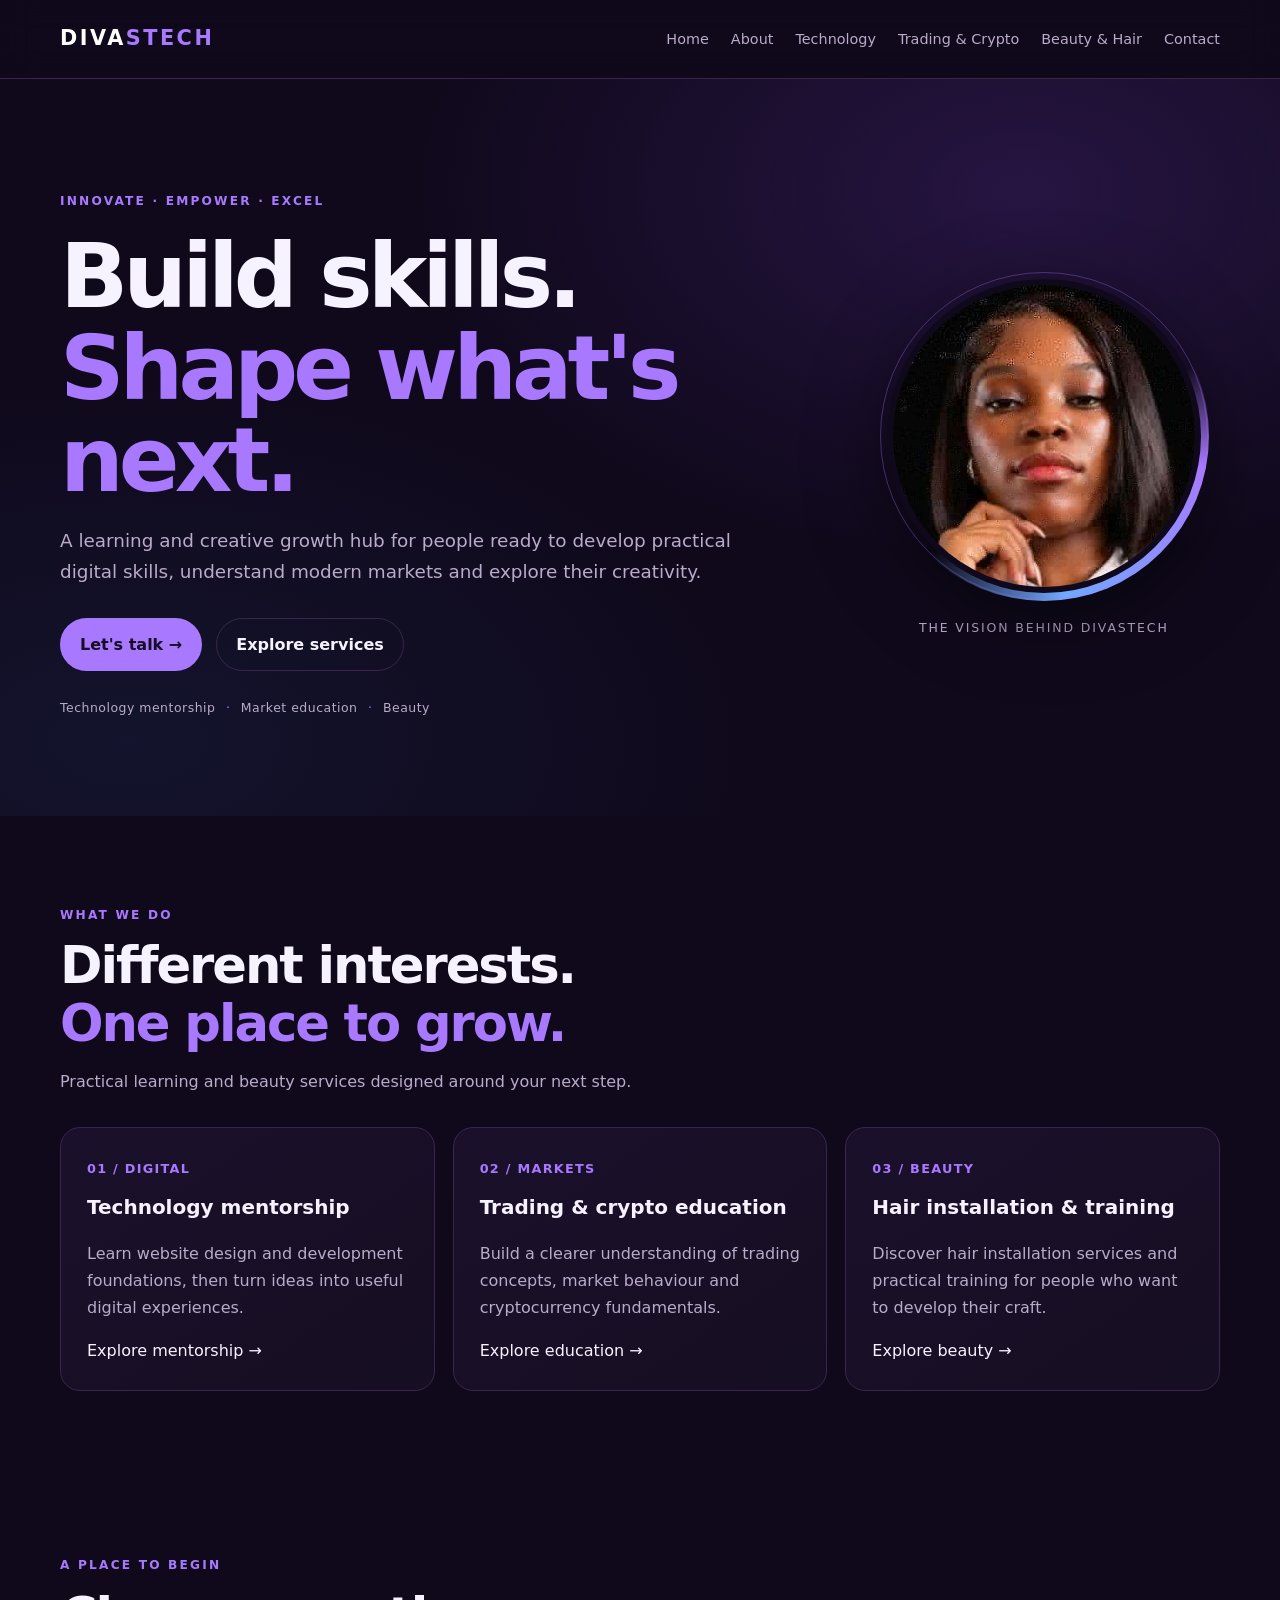
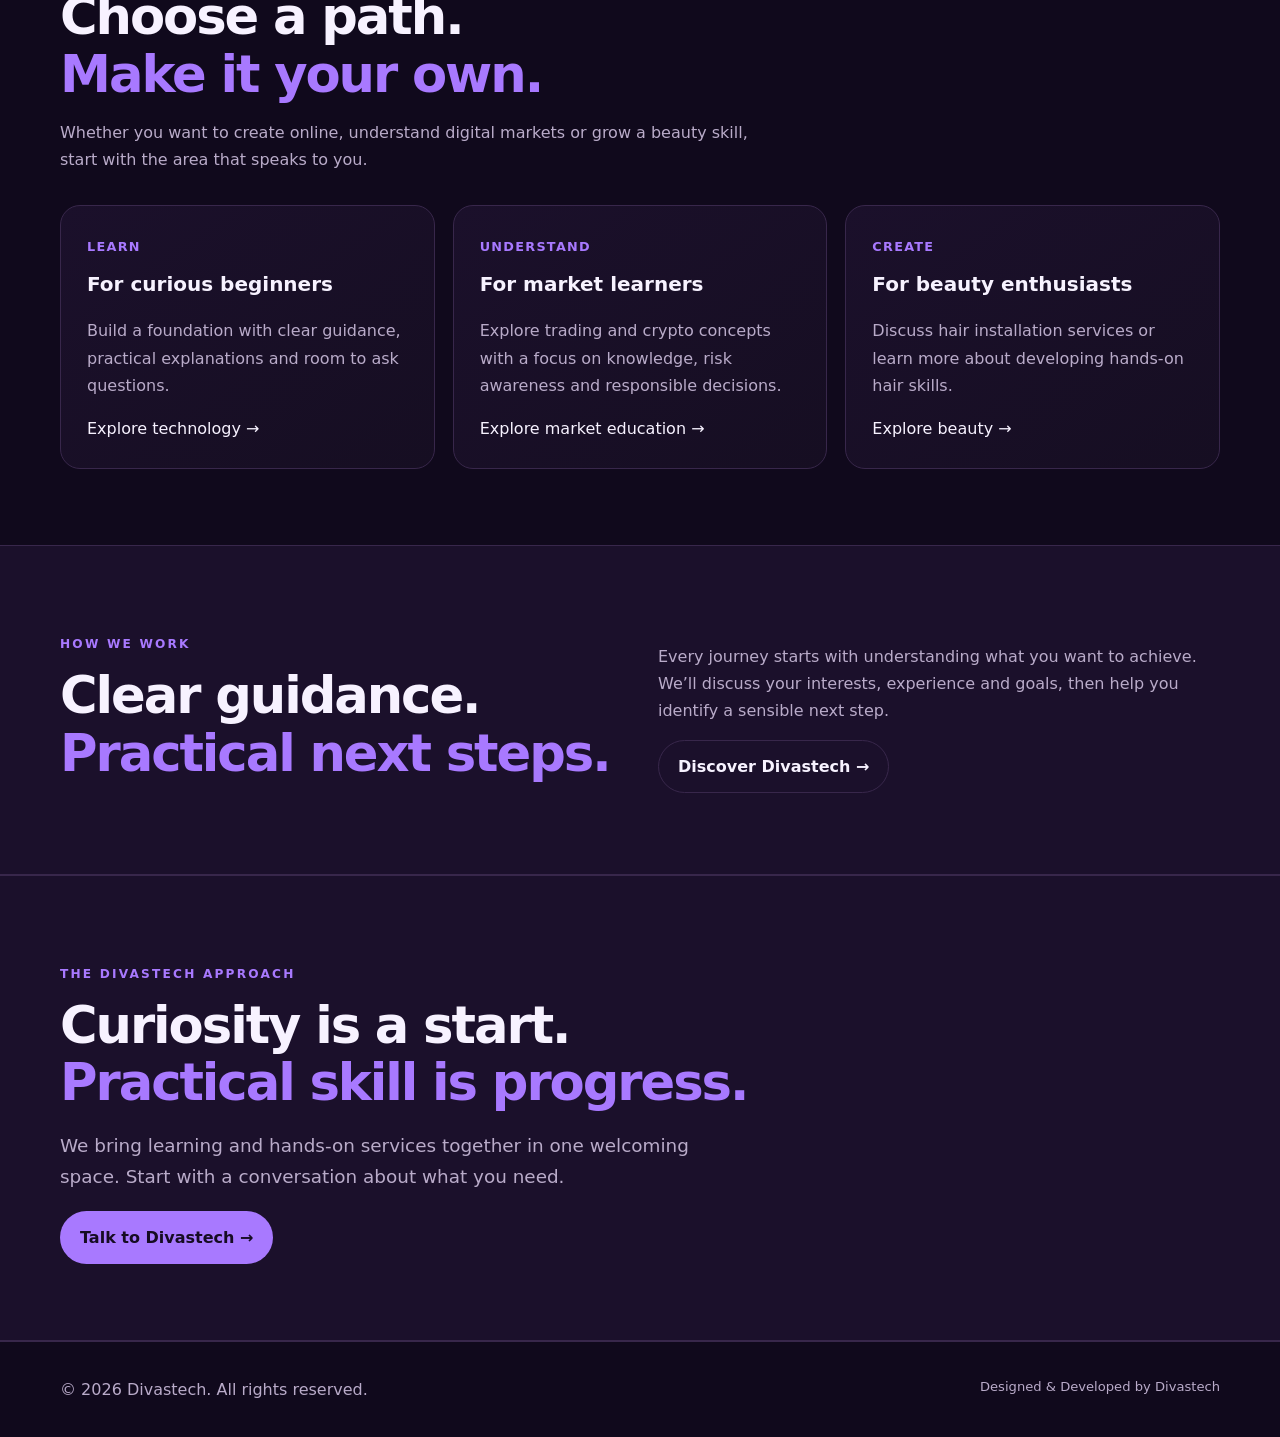
<file: index.html>
<!doctype html><html lang="en"><head><meta charset="utf-8"><meta name="viewport" content="width=device-width,initial-scale=1"><title>Divastech | Learn. Build. Grow.</title><meta name="description" content="Technology mentorship, trading and crypto education, and professional hair services in Port Harcourt, Nigeria."><link rel="stylesheet" href="styles.css"></head><body><header class="site-header"><div class="wrap nav-wrap"><a class="brand" href="index.html">DIVA<span>STECH</span></a><button class="menu-toggle" type="button" aria-expanded="false" aria-controls="main-navigation" aria-label="Open menu">☰</button><nav class="main-nav" id="main-navigation" aria-label="Main navigation"><a href="index.html">Home</a><a href="about.html">About</a><a href="technology.html">Technology</a><a href="trading-crypto.html">Trading &amp; Crypto</a><a href="beauty-hair.html">Beauty &amp; Hair</a><a href="contact.html">Contact</a></nav></div></header><main><section class="hero"><div class="wrap hero-layout"><div class="hero-copy"><p class="eyebrow">Innovate · Empower · Excel</p><h1>Build skills.<br><em>Shape what's next.</em></h1><p class="lead">A learning and creative growth hub for people ready to develop practical digital skills, understand modern markets and explore their creativity.</p><div class="actions"><a class="button" href="contact.html">Let's talk →</a><a class="button secondary" href="#services">Explore services</a></div><p class="hero-note">Technology mentorship <span>·</span> Market education <span>·</span> Beauty</p></div><div class="hero-founder"><div class="founder-spinner"><div class="founder-photo"><img src="founder-portrait.jpg" alt="Founder of Divastech"></div></div><p class="founder-caption">The vision behind Divastech</p></div></div></section><section class="section" id="services"><div class="wrap"><div class="section-head"><p class="eyebrow">What we do</p><h2>Different interests.<br><em>One place to grow.</em></h2><p class="muted">Practical learning and beauty services designed around your next step.</p></div><div class="grid"><article class="card"><span class="number">01 / DIGITAL</span><h3>Technology mentorship</h3><p>Learn website design and development foundations, then turn ideas into useful digital experiences.</p><a href="technology.html">Explore mentorship →</a></article><article class="card"><span class="number">02 / MARKETS</span><h3>Trading &amp; crypto education</h3><p>Build a clearer understanding of trading concepts, market behaviour and cryptocurrency fundamentals.</p><a href="trading-crypto.html">Explore education →</a></article><article class="card"><span class="number">03 / BEAUTY</span><h3>Hair installation &amp; training</h3><p>Discover hair installation services and practical training for people who want to develop their craft.</p><a href="beauty-hair.html">Explore beauty →</a></article></div></div></section><section class="section"><div class="wrap"><div class="section-head"><p class="eyebrow">A place to begin</p><h2>Choose a path.<br><em>Make it your own.</em></h2><p class="muted">Whether you want to create online, understand digital markets or grow a beauty skill, start with the area that speaks to you.</p></div><div class="grid"><article class="card"><span class="number">LEARN</span><h3>For curious beginners</h3><p>Build a foundation with clear guidance, practical explanations and room to ask questions.</p><a href="technology.html">Explore technology →</a></article><article class="card"><span class="number">UNDERSTAND</span><h3>For market learners</h3><p>Explore trading and crypto concepts with a focus on knowledge, risk awareness and responsible decisions.</p><a href="trading-crypto.html">Explore market education →</a></article><article class="card"><span class="number">CREATE</span><h3>For beauty enthusiasts</h3><p>Discuss hair installation services or learn more about developing hands-on hair skills.</p><a href="beauty-hair.html">Explore beauty →</a></article></div></div></section><section class="section band"><div class="wrap split-section"><div><p class="eyebrow">How we work</p><h2>Clear guidance.<br><em>Practical next steps.</em></h2></div><div><p class="muted">Every journey starts with understanding what you want to achieve. We’ll discuss your interests, experience and goals, then help you identify a sensible next step.</p><a class="button secondary" href="about.html">Discover Divastech →</a></div></div></section><section class="section band"><div class="wrap"><p class="eyebrow">The Divastech approach</p><h2>Curiosity is a start.<br><em>Practical skill is progress.</em></h2><p class="lead">We bring learning and hands-on services together in one welcoming space. Start with a conversation about what you need.</p><a class="button" href="contact.html">Talk to Divastech →</a></div></section></main><footer class="site-footer"><div class="wrap footer-row"><span>© <span id="year"></span> Divastech. All rights reserved.</span><span class="credit">Designed &amp; Developed by <a href="index.html">Divastech</a></span></div></footer><script src="script.js" defer></script></body></html>
</file>
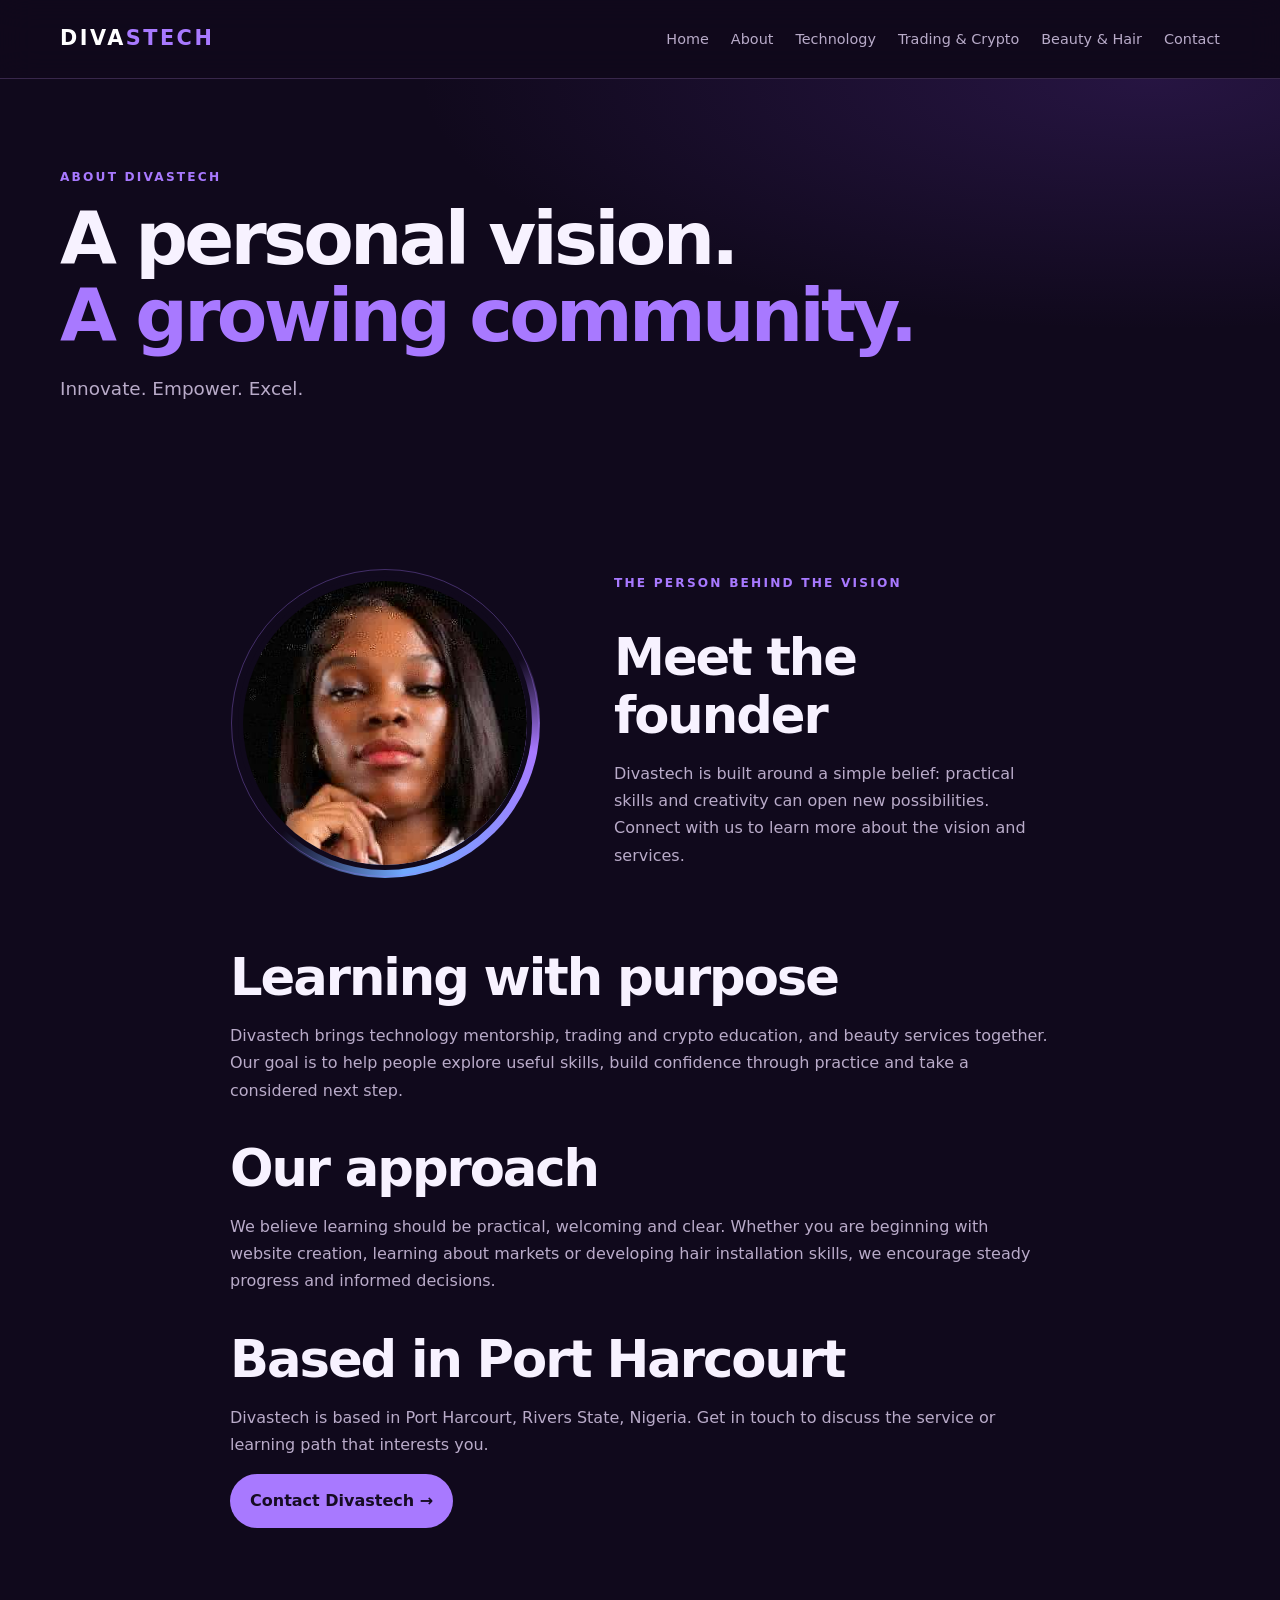
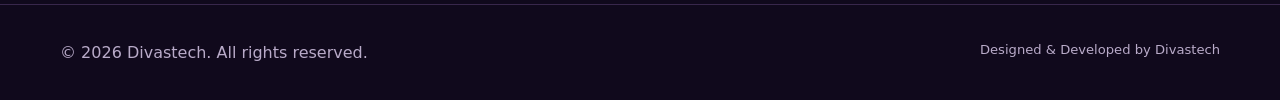
<file: about.html>
<!doctype html><html lang="en"><head><meta charset="utf-8"><meta name="viewport" content="width=device-width,initial-scale=1"><title>About Divastech | Our vision</title><meta name="description" content="Discover the Divastech vision and approach in Port Harcourt, Nigeria."><link rel="stylesheet" href="styles.css"></head><body><header class="site-header"><div class="wrap nav-wrap"><a class="brand" href="index.html">DIVA<span>STECH</span></a><button class="menu-toggle" aria-expanded="false" aria-label="Open menu">☰</button><nav class="main-nav" aria-label="Main navigation"><a href="index.html">Home</a><a href="about.html">About</a><a href="technology.html">Technology</a><a href="trading-crypto.html">Trading &amp; Crypto</a><a href="beauty-hair.html">Beauty &amp; Hair</a><a href="contact.html">Contact</a></nav></div></header><main><section class="page-hero"><div class="wrap"><p class="eyebrow">About Divastech</p><h1>A personal vision.<br><em>A growing community.</em></h1><p class="lead">Innovate. Empower. Excel.</p></div></section><section class="section"><div class="wrap content"><div class="founder-feature"><div class="founder-spinner"><div class="founder-photo"><img src="founder-portrait.jpg" alt="Divastech founder"></div></div><div><p class="eyebrow">The person behind the vision</p><h2>Meet the founder</h2><p class="muted">Divastech is built around a simple belief: practical skills and creativity can open new possibilities. Connect with us to learn more about the vision and services.</p></div></div><h2>Learning with purpose</h2><p class="muted">Divastech brings technology mentorship, trading and crypto education, and beauty services together. Our goal is to help people explore useful skills, build confidence through practice and take a considered next step.</p><h2>Our approach</h2><p class="muted">We believe learning should be practical, welcoming and clear. Whether you are beginning with website creation, learning about markets or developing hair installation skills, we encourage steady progress and informed decisions.</p><h2>Based in Port Harcourt</h2><p class="muted">Divastech is based in Port Harcourt, Rivers State, Nigeria. Get in touch to discuss the service or learning path that interests you.</p><a class="button" href="contact.html">Contact Divastech →</a></div></section></main><footer class="site-footer"><div class="wrap footer-row"><span>© <span id="year"></span> Divastech. All rights reserved.</span><span class="credit">Designed &amp; Developed by <a href="index.html">Divastech</a></span></div></footer><script src="script.js" defer></script></body></html>
</file>
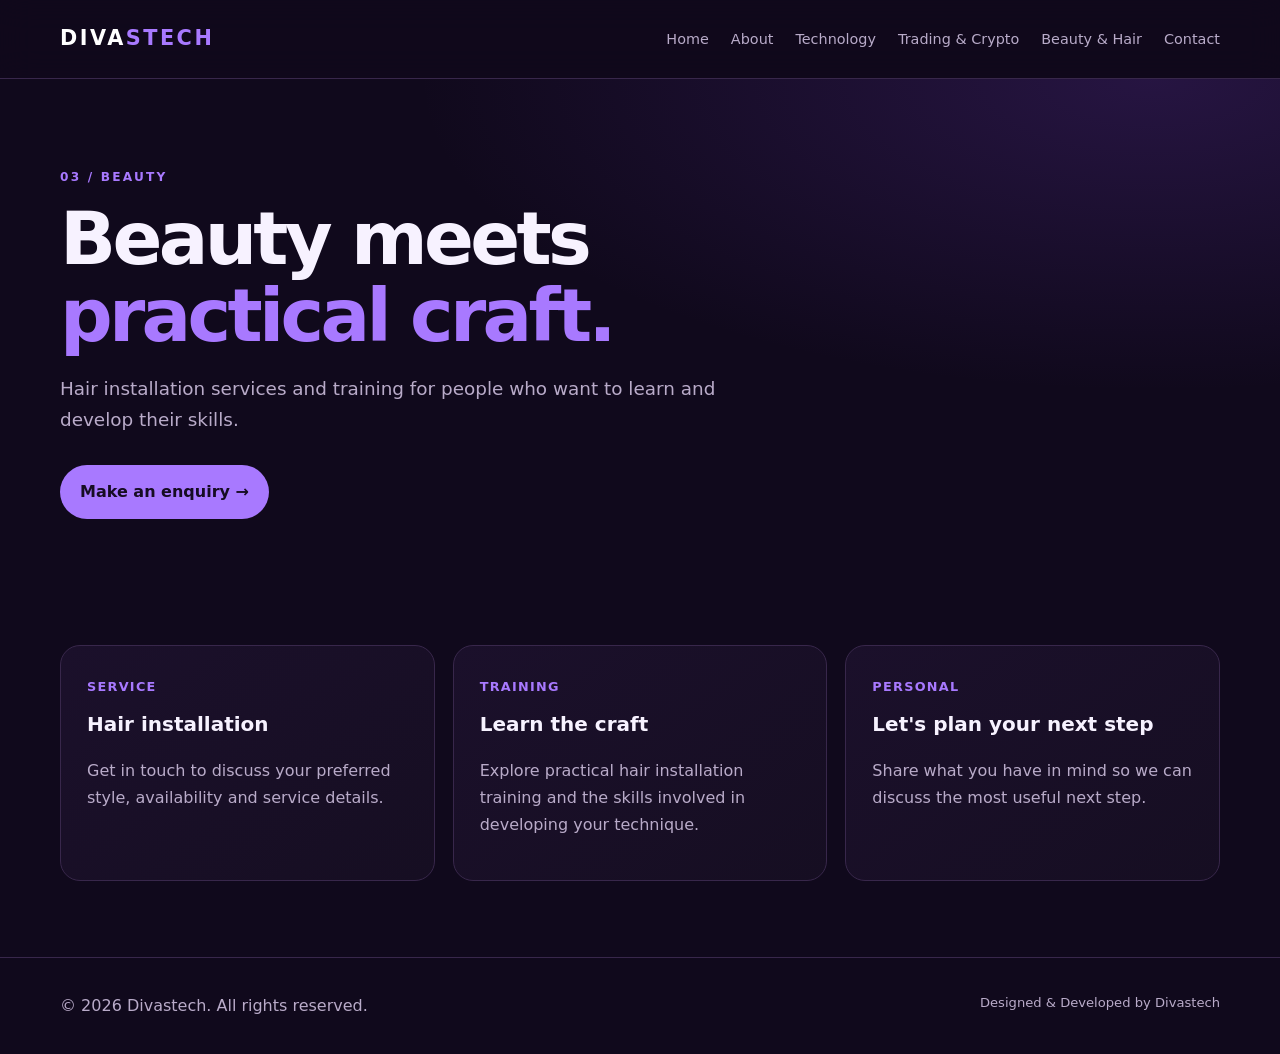
<file: beauty-hair.html>
<!doctype html><html lang="en"><head><meta charset="utf-8"><meta name="viewport" content="width=device-width,initial-scale=1"><title>Beauty &amp; Hair | Divastech</title><meta name="description" content="Hair installation services and practical hair installation training from Divastech."><link rel="stylesheet" href="styles.css"></head><body><header class="site-header"><div class="wrap nav-wrap"><a class="brand" href="index.html">DIVA<span>STECH</span></a><button class="menu-toggle" aria-expanded="false" aria-label="Open menu">☰</button><nav class="main-nav" aria-label="Main navigation"><a href="index.html">Home</a><a href="about.html">About</a><a href="technology.html">Technology</a><a href="trading-crypto.html">Trading &amp; Crypto</a><a href="beauty-hair.html">Beauty &amp; Hair</a><a href="contact.html">Contact</a></nav></div></header><main><section class="page-hero"><div class="wrap"><p class="eyebrow">03 / Beauty</p><h1>Beauty meets<br><em>practical craft.</em></h1><p class="lead">Hair installation services and training for people who want to learn and develop their skills.</p><div class="actions"><a class="button" href="contact.html?topic=Hair">Make an enquiry →</a></div></div></section><section class="section"><div class="wrap"><div class="grid"><article class="card"><span class="number">SERVICE</span><h3>Hair installation</h3><p>Get in touch to discuss your preferred style, availability and service details.</p></article><article class="card"><span class="number">TRAINING</span><h3>Learn the craft</h3><p>Explore practical hair installation training and the skills involved in developing your technique.</p></article><article class="card"><span class="number">PERSONAL</span><h3>Let's plan your next step</h3><p>Share what you have in mind so we can discuss the most useful next step.</p></article></div></div></section></main><footer class="site-footer"><div class="wrap footer-row"><span>© <span id="year"></span> Divastech. All rights reserved.</span><span class="credit">Designed &amp; Developed by <a href="index.html">Divastech</a></span></div></footer><script src="script.js" defer></script></body></html>
</file>
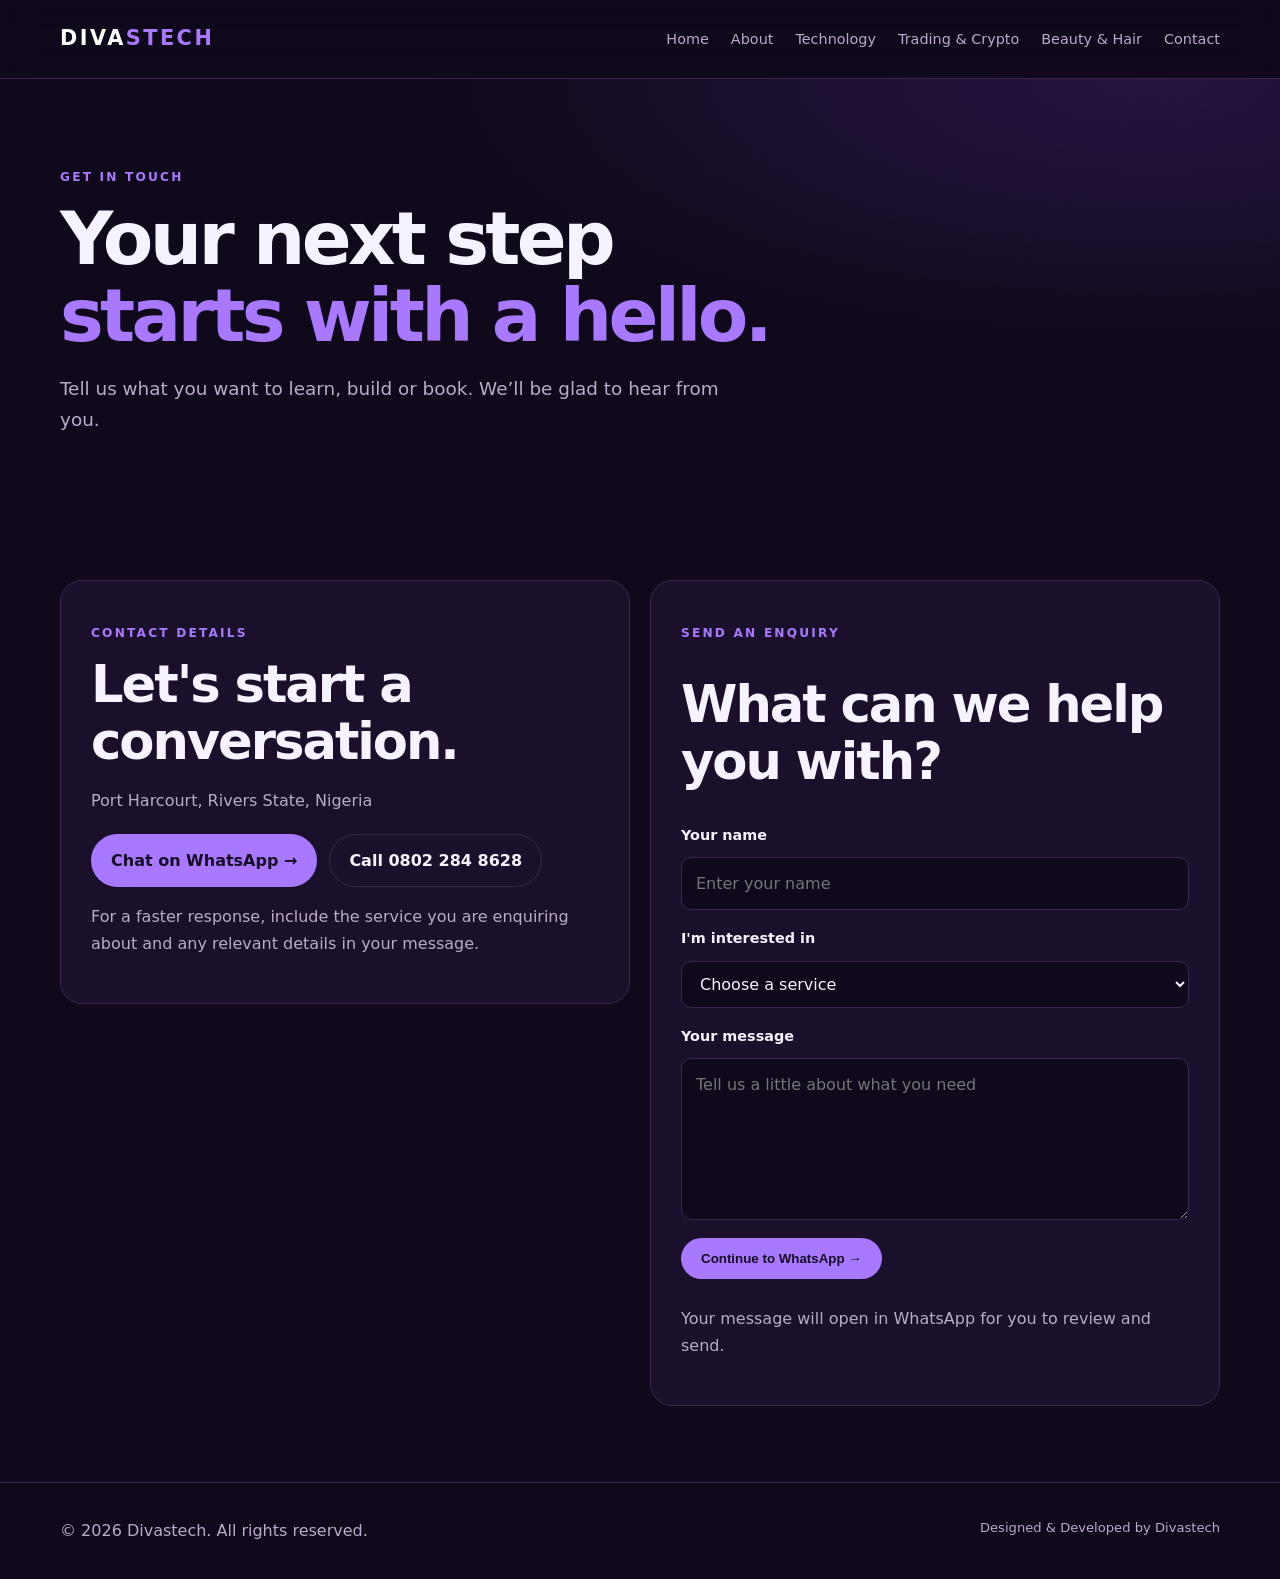
<file: contact.html>
<!doctype html><html lang="en"><head><meta charset="utf-8"><meta name="viewport" content="width=device-width,initial-scale=1"><title>Contact Divastech | Port Harcourt</title><meta name="description" content="Contact Divastech in Port Harcourt, Rivers State, Nigeria."><link rel="stylesheet" href="styles.css"></head><body><header class="site-header"><div class="wrap nav-wrap"><a class="brand" href="index.html">DIVA<span>STECH</span></a><button class="menu-toggle" type="button" aria-expanded="false" aria-controls="main-navigation" aria-label="Open menu">☰</button><nav class="main-nav" id="main-navigation" aria-label="Main navigation"><a href="index.html">Home</a><a href="about.html">About</a><a href="technology.html">Technology</a><a href="trading-crypto.html">Trading &amp; Crypto</a><a href="beauty-hair.html">Beauty &amp; Hair</a><a href="contact.html">Contact</a></nav></div></header><main><section class="page-hero"><div class="wrap"><p class="eyebrow">Get in touch</p><h1>Your next step<br><em>starts with a hello.</em></h1><p class="lead">Tell us what you want to learn, build or book. We’ll be glad to hear from you.</p></div></section><section class="section"><div class="wrap"><div class="contact-layout"><div class="contact-box"><p class="eyebrow">Contact details</p><h2>Let's start a conversation.</h2><p class="muted">Port Harcourt, Rivers State, Nigeria</p><div class="contact-links"><a class="button" href="https://wa.me/2348022848628" target="_blank" rel="noopener">Chat on WhatsApp →</a><a class="button secondary" href="tel:+2348022848628">Call 0802 284 8628</a></div><p class="muted">For a faster response, include the service you are enquiring about and any relevant details in your message.</p></div><form class="contact-box enquiry-form" id="enquiry-form"><p class="eyebrow">Send an enquiry</p><h2>What can we help you with?</h2><label for="enquiry-name">Your name</label><input id="enquiry-name" name="name" autocomplete="name" required placeholder="Enter your name"><label for="enquiry-topic">I'm interested in</label><select id="enquiry-topic" name="topic" required><option value="">Choose a service</option><option>Technology mentorship</option><option>Trading &amp; crypto education</option><option>Hair installation</option><option>Hair installation training</option><option>General enquiry</option></select><label for="enquiry-message">Your message</label><textarea id="enquiry-message" name="message" rows="5" required placeholder="Tell us a little about what you need"></textarea><button class="button" type="submit">Continue to WhatsApp →</button><p class="muted" id="form-status" role="status" aria-live="polite">Your message will open in WhatsApp for you to review and send.</p></form></div></div></section></main><footer class="site-footer"><div class="wrap footer-row"><span>© <span id="year"></span> Divastech. All rights reserved.</span><span class="credit">Designed &amp; Developed by <a href="index.html">Divastech</a></span></div></footer><script src="script.js" defer></script></body></html>
</file>
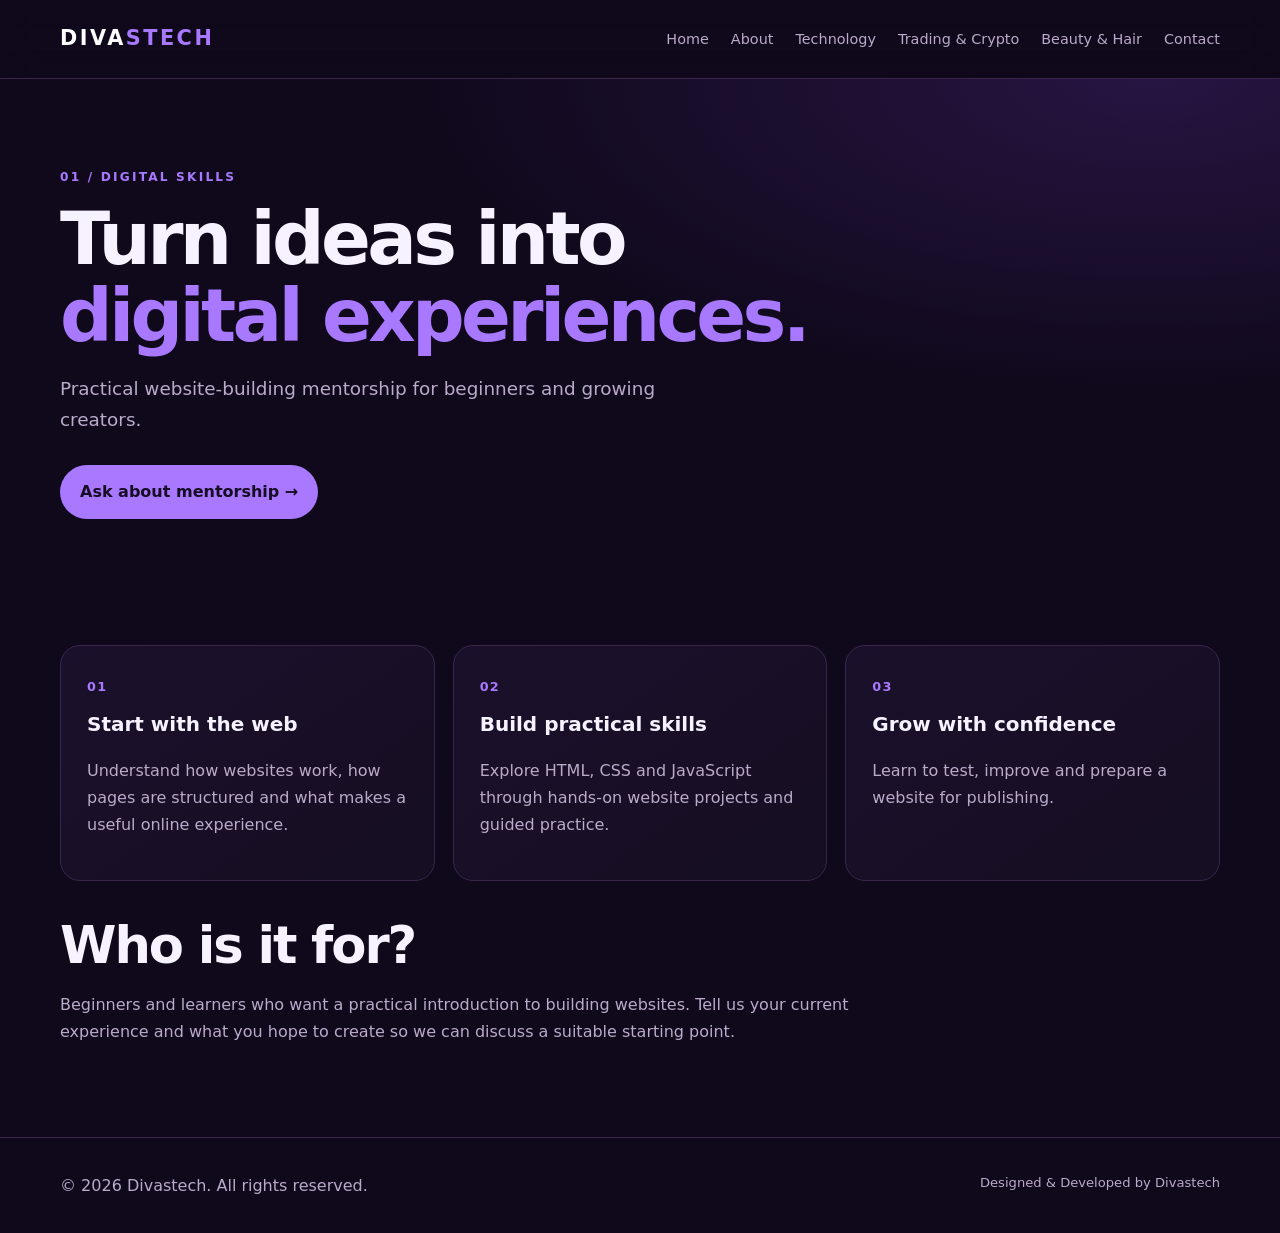
<file: technology.html>
<!doctype html><html lang="en"><head><meta charset="utf-8"><meta name="viewport" content="width=device-width,initial-scale=1"><title>Technology Mentorship | Divastech</title><meta name="description" content="Learn website design and development with practical technology mentorship from Divastech."><link rel="stylesheet" href="styles.css"></head><body><header class="site-header"><div class="wrap nav-wrap"><a class="brand" href="index.html">DIVA<span>STECH</span></a><button class="menu-toggle" aria-expanded="false" aria-label="Open menu">☰</button><nav class="main-nav" aria-label="Main navigation"><a href="index.html">Home</a><a href="about.html">About</a><a href="technology.html">Technology</a><a href="trading-crypto.html">Trading &amp; Crypto</a><a href="beauty-hair.html">Beauty &amp; Hair</a><a href="contact.html">Contact</a></nav></div></header><main><section class="page-hero"><div class="wrap"><p class="eyebrow">01 / Digital skills</p><h1>Turn ideas into<br><em>digital experiences.</em></h1><p class="lead">Practical website-building mentorship for beginners and growing creators.</p><div class="actions"><a class="button" href="contact.html?topic=Technology">Ask about mentorship →</a></div></div></section><section class="section"><div class="wrap"><div class="grid"><article class="card"><span class="number">01</span><h3>Start with the web</h3><p>Understand how websites work, how pages are structured and what makes a useful online experience.</p></article><article class="card"><span class="number">02</span><h3>Build practical skills</h3><p>Explore HTML, CSS and JavaScript through hands-on website projects and guided practice.</p></article><article class="card"><span class="number">03</span><h3>Grow with confidence</h3><p>Learn to test, improve and prepare a website for publishing.</p></article></div><div class="content"><h2>Who is it for?</h2><p class="muted">Beginners and learners who want a practical introduction to building websites. Tell us your current experience and what you hope to create so we can discuss a suitable starting point.</p></div></div></section></main><footer class="site-footer"><div class="wrap footer-row"><span>© <span id="year"></span> Divastech. All rights reserved.</span><span class="credit">Designed &amp; Developed by <a href="index.html">Divastech</a></span></div></footer><script src="script.js" defer></script></body></html>
</file>
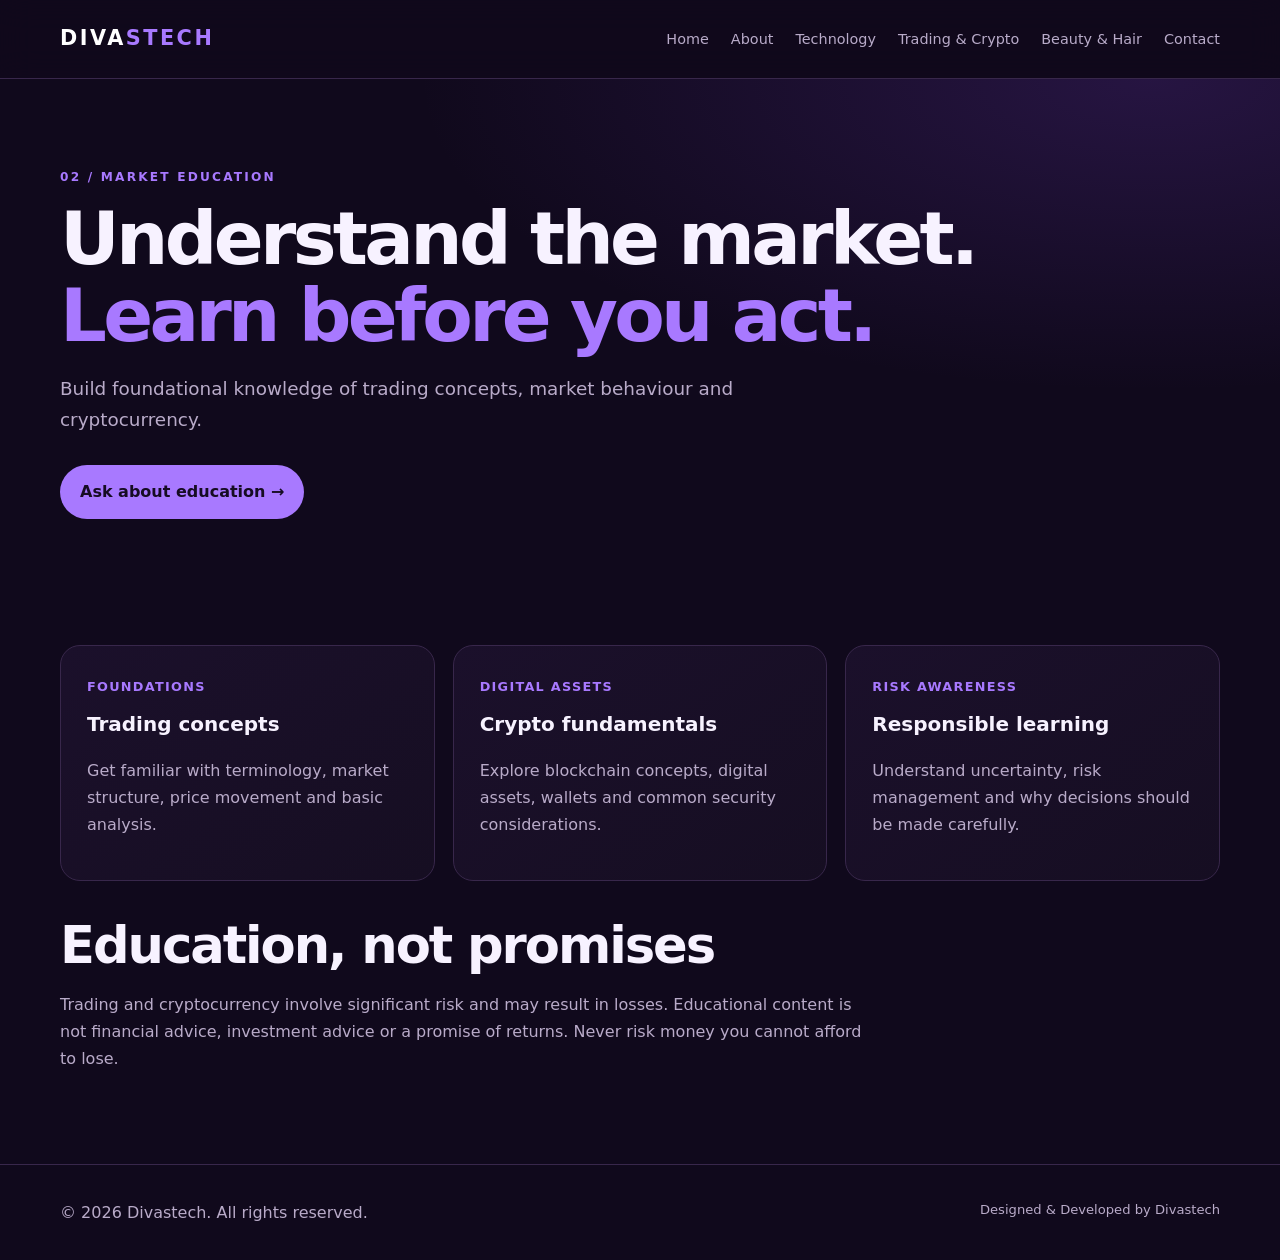
<file: trading-crypto.html>
<!doctype html><html lang="en"><head><meta charset="utf-8"><meta name="viewport" content="width=device-width,initial-scale=1"><title>Trading &amp; Crypto Education | Divastech</title><meta name="description" content="Beginner and intermediate trading and cryptocurrency education with Divastech."><link rel="stylesheet" href="styles.css"></head><body><header class="site-header"><div class="wrap nav-wrap"><a class="brand" href="index.html">DIVA<span>STECH</span></a><button class="menu-toggle" aria-expanded="false" aria-label="Open menu">☰</button><nav class="main-nav" aria-label="Main navigation"><a href="index.html">Home</a><a href="about.html">About</a><a href="technology.html">Technology</a><a href="trading-crypto.html">Trading &amp; Crypto</a><a href="beauty-hair.html">Beauty &amp; Hair</a><a href="contact.html">Contact</a></nav></div></header><main><section class="page-hero"><div class="wrap"><p class="eyebrow">02 / Market education</p><h1>Understand the market.<br><em>Learn before you act.</em></h1><p class="lead">Build foundational knowledge of trading concepts, market behaviour and cryptocurrency.</p><div class="actions"><a class="button" href="contact.html?topic=Trading">Ask about education →</a></div></div></section><section class="section"><div class="wrap"><div class="grid"><article class="card"><span class="number">FOUNDATIONS</span><h3>Trading concepts</h3><p>Get familiar with terminology, market structure, price movement and basic analysis.</p></article><article class="card"><span class="number">DIGITAL ASSETS</span><h3>Crypto fundamentals</h3><p>Explore blockchain concepts, digital assets, wallets and common security considerations.</p></article><article class="card"><span class="number">RISK AWARENESS</span><h3>Responsible learning</h3><p>Understand uncertainty, risk management and why decisions should be made carefully.</p></article></div><div class="content"><h2>Education, not promises</h2><p class="muted">Trading and cryptocurrency involve significant risk and may result in losses. Educational content is not financial advice, investment advice or a promise of returns. Never risk money you cannot afford to lose.</p></div></div></section></main><footer class="site-footer"><div class="wrap footer-row"><span>© <span id="year"></span> Divastech. All rights reserved.</span><span class="credit">Designed &amp; Developed by <a href="index.html">Divastech</a></span></div></footer><script src="script.js" defer></script></body></html>
</file>
<file: styles.css>
:root{--bg:#10091c;--panel:#1b102b;--panel2:#241638;--ink:#f7f2ff;--muted:#b9abc9;--purple:#a879ff;--blue:#70a9ff;--line:#38274b;--max:1160px}*{box-sizing:border-box}html{scroll-behavior:smooth}body{margin:0;background:var(--bg);color:var(--ink);font:16px/1.7 system-ui,-apple-system,Segoe UI,sans-serif}a{color:inherit;text-decoration:none}a:hover{color:var(--blue)}.wrap{width:min(var(--max),calc(100% - 40px));margin:auto}.site-header{position:sticky;top:0;z-index:5;background:#10091ceF;border-bottom:1px solid var(--line);backdrop-filter:blur(16px)}.nav-wrap{min-height:78px;display:flex;align-items:center;justify-content:space-between;gap:24px}.brand{font-size:1.3rem;font-weight:850;letter-spacing:.12em;color:#fff}.brand span{color:var(--purple)}nav{display:flex;align-items:center;gap:22px;flex-wrap:wrap}nav a{font-size:.9rem;color:var(--muted)}nav a:hover,nav a[aria-current=page]{color:#fff}.nav-cta,.button{display:inline-flex;align-items:center;justify-content:center;padding:12px 19px;border-radius:999px;background:var(--purple);color:#160c23;font-weight:750;border:1px solid transparent}.button:hover,.nav-cta:hover{background:#c4a6ff;color:#160c23}.menu-toggle{display:none;background:none;color:white;border:1px solid var(--line);padding:9px 12px;border-radius:9px}.hero{padding:100px 0 86px;background:radial-gradient(ellipse at 80% 15%,#6334a944,transparent 42%),radial-gradient(ellipse at 10% 90%,#285a9b22,transparent 38%)}.eyebrow{color:var(--purple);font-weight:800;font-size:.76rem;letter-spacing:.18em;text-transform:uppercase}.hero h1{font-size:clamp(2.8rem,7vw,5.8rem);line-height:1.03;letter-spacing:-.055em;max-width:850px;margin:18px 0}.hero h1 em,h1 em,h2 em{color:var(--purple);font-style:normal}.lead{font-size:1.15rem;color:var(--muted);max-width:680px}.actions{display:flex;gap:14px;flex-wrap:wrap;margin-top:30px}.button.secondary{background:transparent;border-color:var(--line);color:var(--ink)}.section{padding:76px 0}.section-head{max-width:720px;margin-bottom:32px}.section h2{font-size:clamp(2rem,4vw,3.2rem);line-height:1.12;letter-spacing:-.04em;margin:10px 0 16px}.muted{color:var(--muted)}.grid{display:grid;grid-template-columns:repeat(3,1fr);gap:18px}.card{background:linear-gradient(145deg,var(--panel),#160e22);border:1px solid var(--line);border-radius:20px;padding:26px}.card h3{margin:8px 0;font-size:1.25rem}.card p{color:var(--muted)}.number{color:var(--purple);font-size:.8rem;font-weight:800;letter-spacing:.1em}.band{background:var(--panel);border-block:1px solid var(--line)}.page-hero{padding:76px 0 50px;background:radial-gradient(ellipse at 90% 0%,#6334a944,transparent 45%)}.page-hero h1{font-size:clamp(2.5rem,6vw,4.6rem);line-height:1.05;letter-spacing:-.05em;margin:12px 0}.content{max-width:820px}.content h2{margin-top:36px}.contact-box{background:var(--panel);border:1px solid var(--line);border-radius:22px;padding:30px}.contact-links{display:flex;gap:12px;flex-wrap:wrap;margin-top:20px}.site-footer{border-top:1px solid var(--line);padding:34px 0;color:var(--muted)}.footer-row{display:flex;justify-content:space-between;gap:20px;flex-wrap:wrap}.credit{font-size:.82rem}.credit a{color:var(--muted);transition:color .2s}.credit a:hover{color:var(--blue)}@media(max-width:820px){.menu-toggle{display:block}nav{display:none;position:absolute;top:78px;left:0;right:0;padding:20px;background:var(--bg);border-bottom:1px solid var(--line);flex-direction:column;align-items:flex-start}nav.is-open{display:flex}.grid{grid-template-columns:1fr 1fr}.hero{padding:76px 0}}@media(max-width:560px){.grid{grid-template-columns:1fr}.wrap{width:min(100% - 30px,var(--max))}.section{padding:55px 0}.hero h1{font-size:2.9rem}}
.founder-feature{display:grid;grid-template-columns:minmax(220px,340px) 1fr;align-items:center;gap:44px;margin:12px 0 64px}.founder-spinner{width:min(100%,310px);aspect-ratio:1;border-radius:50%;padding:8px;position:relative;background:conic-gradient(from 0deg,transparent 0 18%,var(--purple) 28%,var(--blue) 48%,transparent 62% 100%);animation:founder-spin 7s linear infinite}.founder-photo{width:100%;height:100%;border-radius:50%;overflow:hidden;border:5px solid var(--bg);background:var(--panel)}.founder-photo img{display:block;width:100%;height:100%;object-fit:cover;object-position:center}.founder-spinner:after{content:"";position:absolute;inset:1px;border:1px solid #a879ff55;border-radius:50%;pointer-events:none}@keyframes founder-spin{to{transform:rotate(360deg)}}@media(max-width:650px){.founder-feature{grid-template-columns:1fr;gap:24px}.founder-spinner{width:min(75vw,270px);margin:auto}}@media(prefers-reduced-motion:reduce){.founder-spinner{animation:none}}

.contact-layout{display:grid;grid-template-columns:1fr 1fr;gap:20px;align-items:start}.enquiry-form{display:grid;gap:10px}.enquiry-form label{font-size:.9rem;font-weight:700;color:var(--ink);margin-top:6px}.enquiry-form input,.enquiry-form select,.enquiry-form textarea{width:100%;font:inherit;color:var(--ink);background:#10091c;border:1px solid var(--line);border-radius:10px;padding:12px 14px;outline:none}.enquiry-form input:focus,.enquiry-form select:focus,.enquiry-form textarea:focus{border-color:var(--purple);box-shadow:0 0 0 3px #a879ff22}.enquiry-form select option{background:#10091c}.enquiry-form textarea{resize:vertical}.enquiry-form .button{justify-self:start;cursor:pointer;margin-top:8px}@media(max-width:700px){.contact-layout{grid-template-columns:1fr}}

.hero-layout{display:grid;grid-template-columns:minmax(0,1.35fr) minmax(250px,.65fr);align-items:center;gap:clamp(28px,6vw,76px)}.hero-copy{min-width:0}.hero-founder{display:flex;flex-direction:column;align-items:center;justify-content:center}.hero-founder .founder-spinner{width:min(100%,330px);filter:drop-shadow(0 18px 38px #0008)}.hero-founder .founder-photo{border-width:6px}.hero-founder .founder-photo img{object-position:center 35%}.founder-caption{font-size:.78rem;letter-spacing:.15em;text-transform:uppercase;color:var(--muted);margin:16px 0 0}.hero-note{font-size:.78rem;color:var(--muted);letter-spacing:.04em;margin-top:26px}.hero-note span{color:var(--purple);padding:0 6px}.split-section{display:grid;grid-template-columns:1fr 1fr;gap:36px;align-items:center}
@media(max-width:820px){.hero-layout{grid-template-columns:1fr 260px;gap:24px}.hero-founder .founder-spinner{width:min(100%,250px)}}
@media(max-width:650px){.hero-layout{grid-template-columns:1fr;text-align:left}.hero-founder{grid-row:1}.hero-founder .founder-spinner{width:min(68vw,230px)}.hero{padding:52px 0 58px}.hero-copy .actions{margin-top:22px}.split-section{grid-template-columns:1fr;gap:8px}}
</file>
